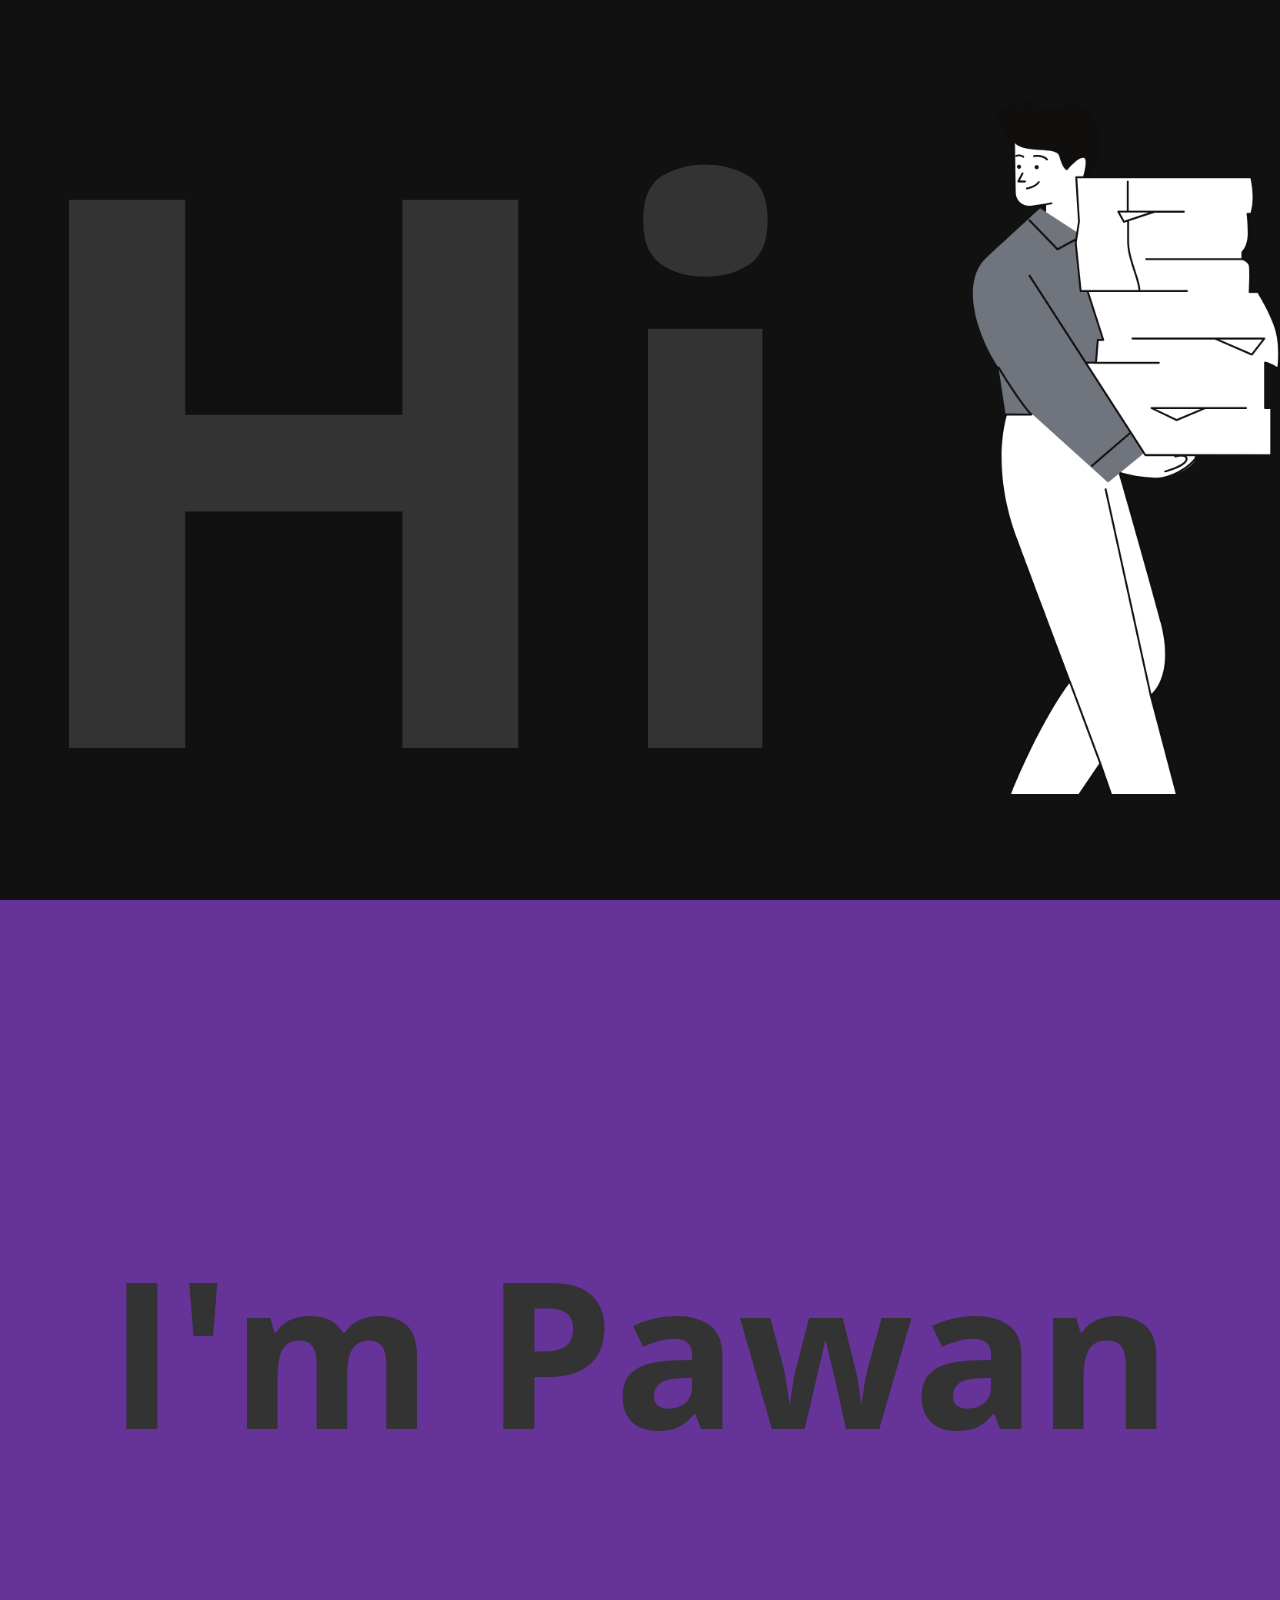
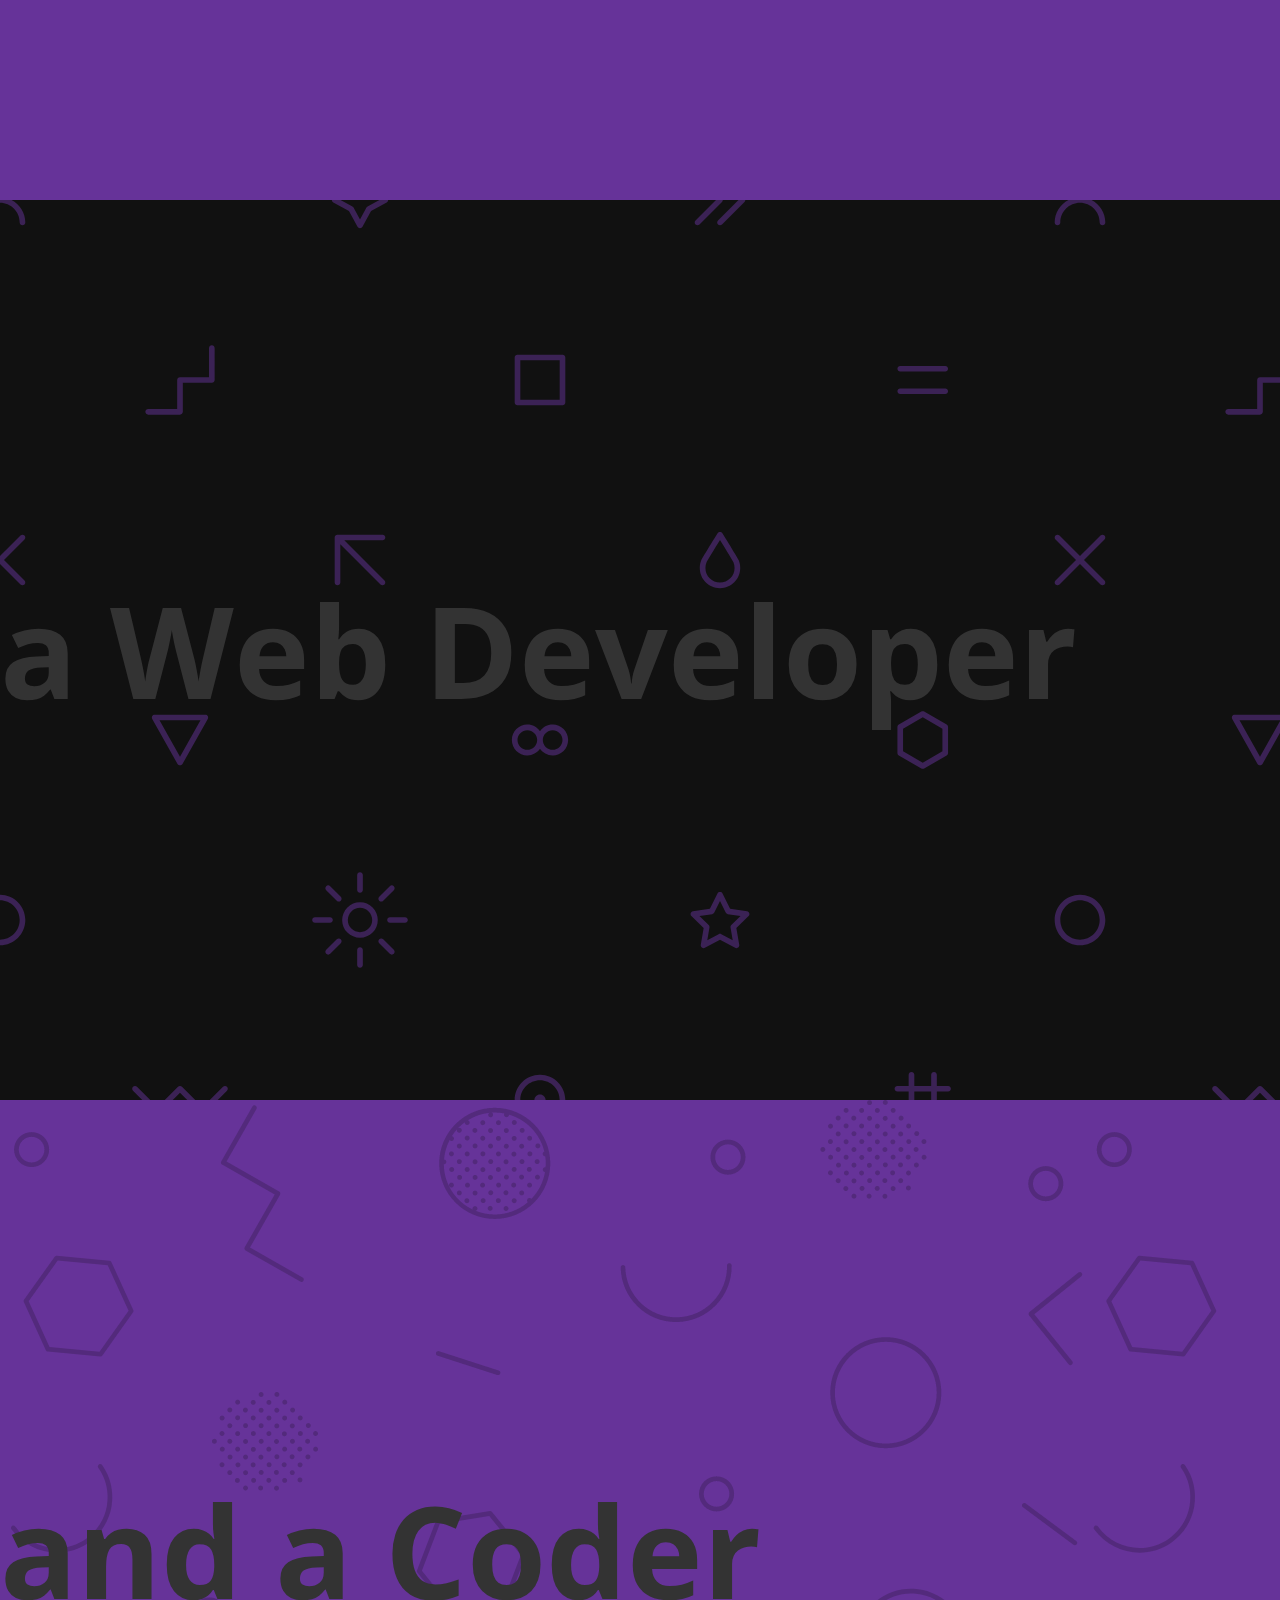
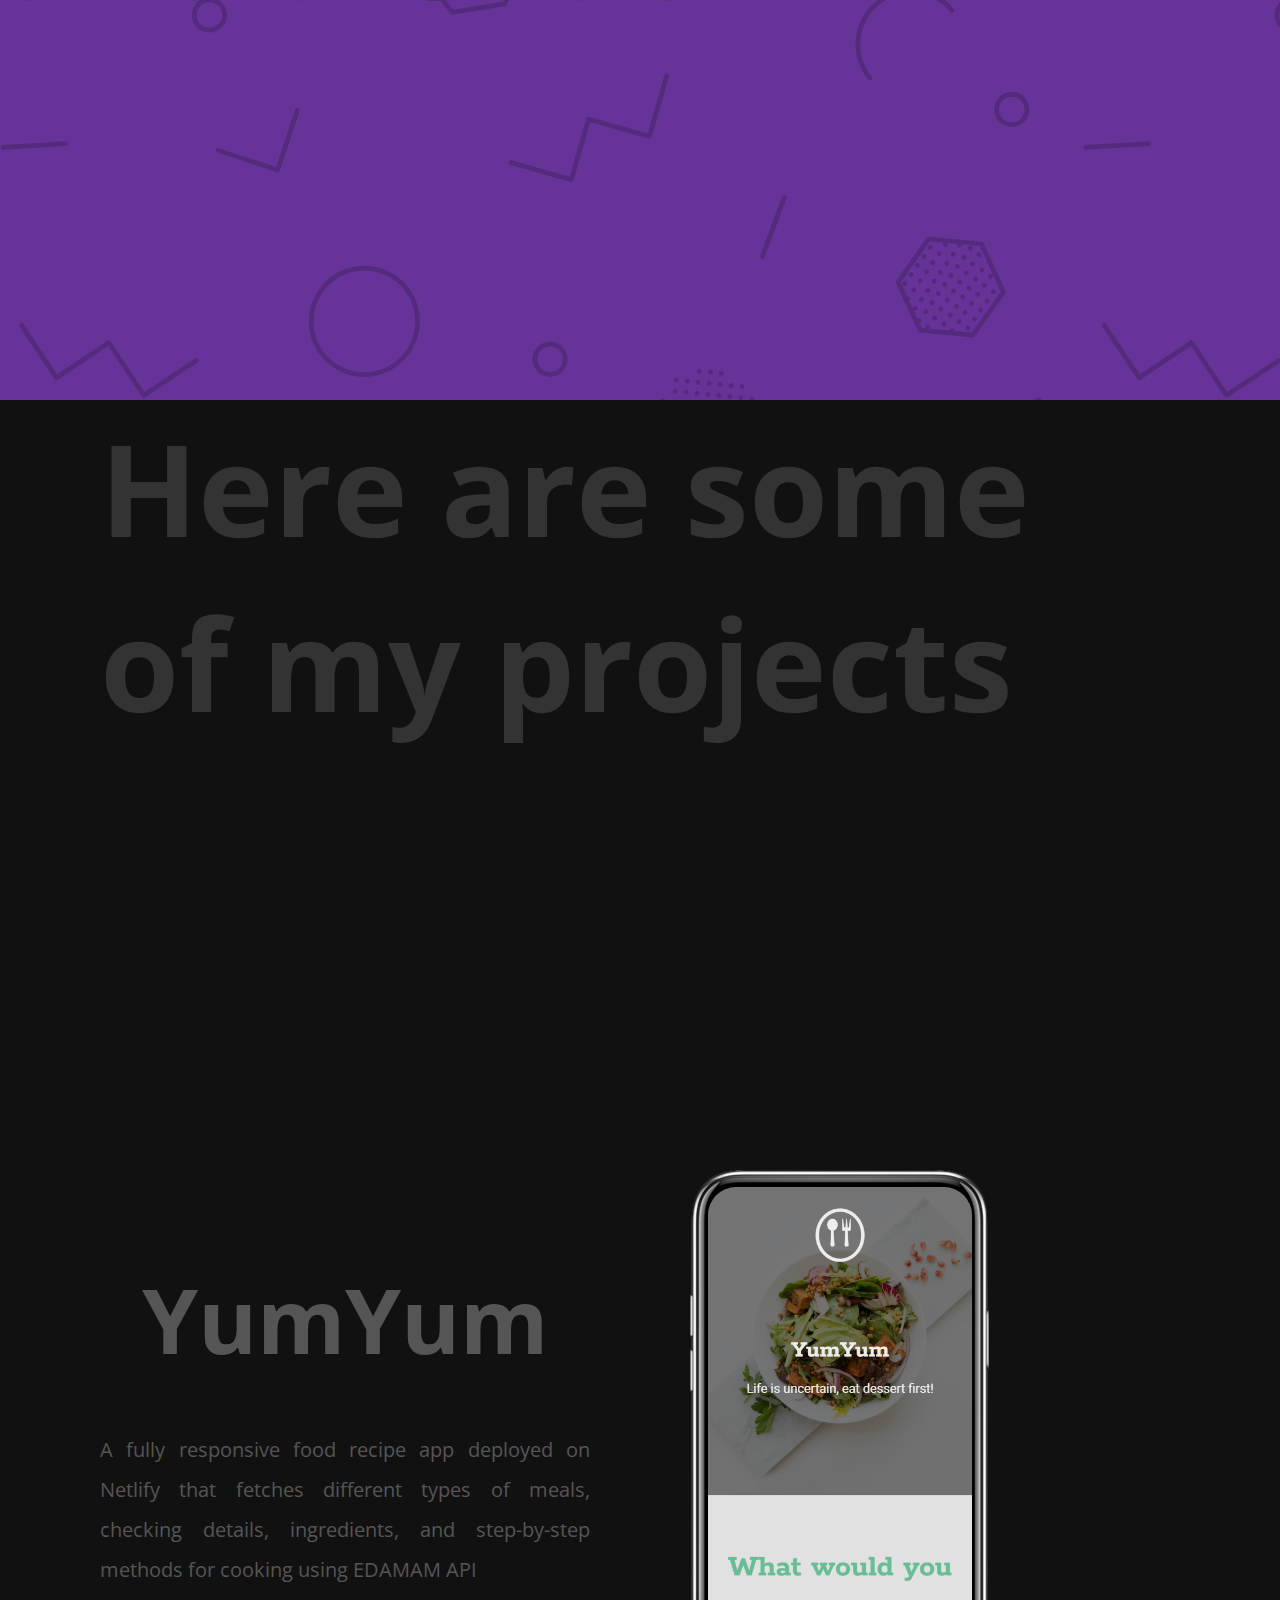
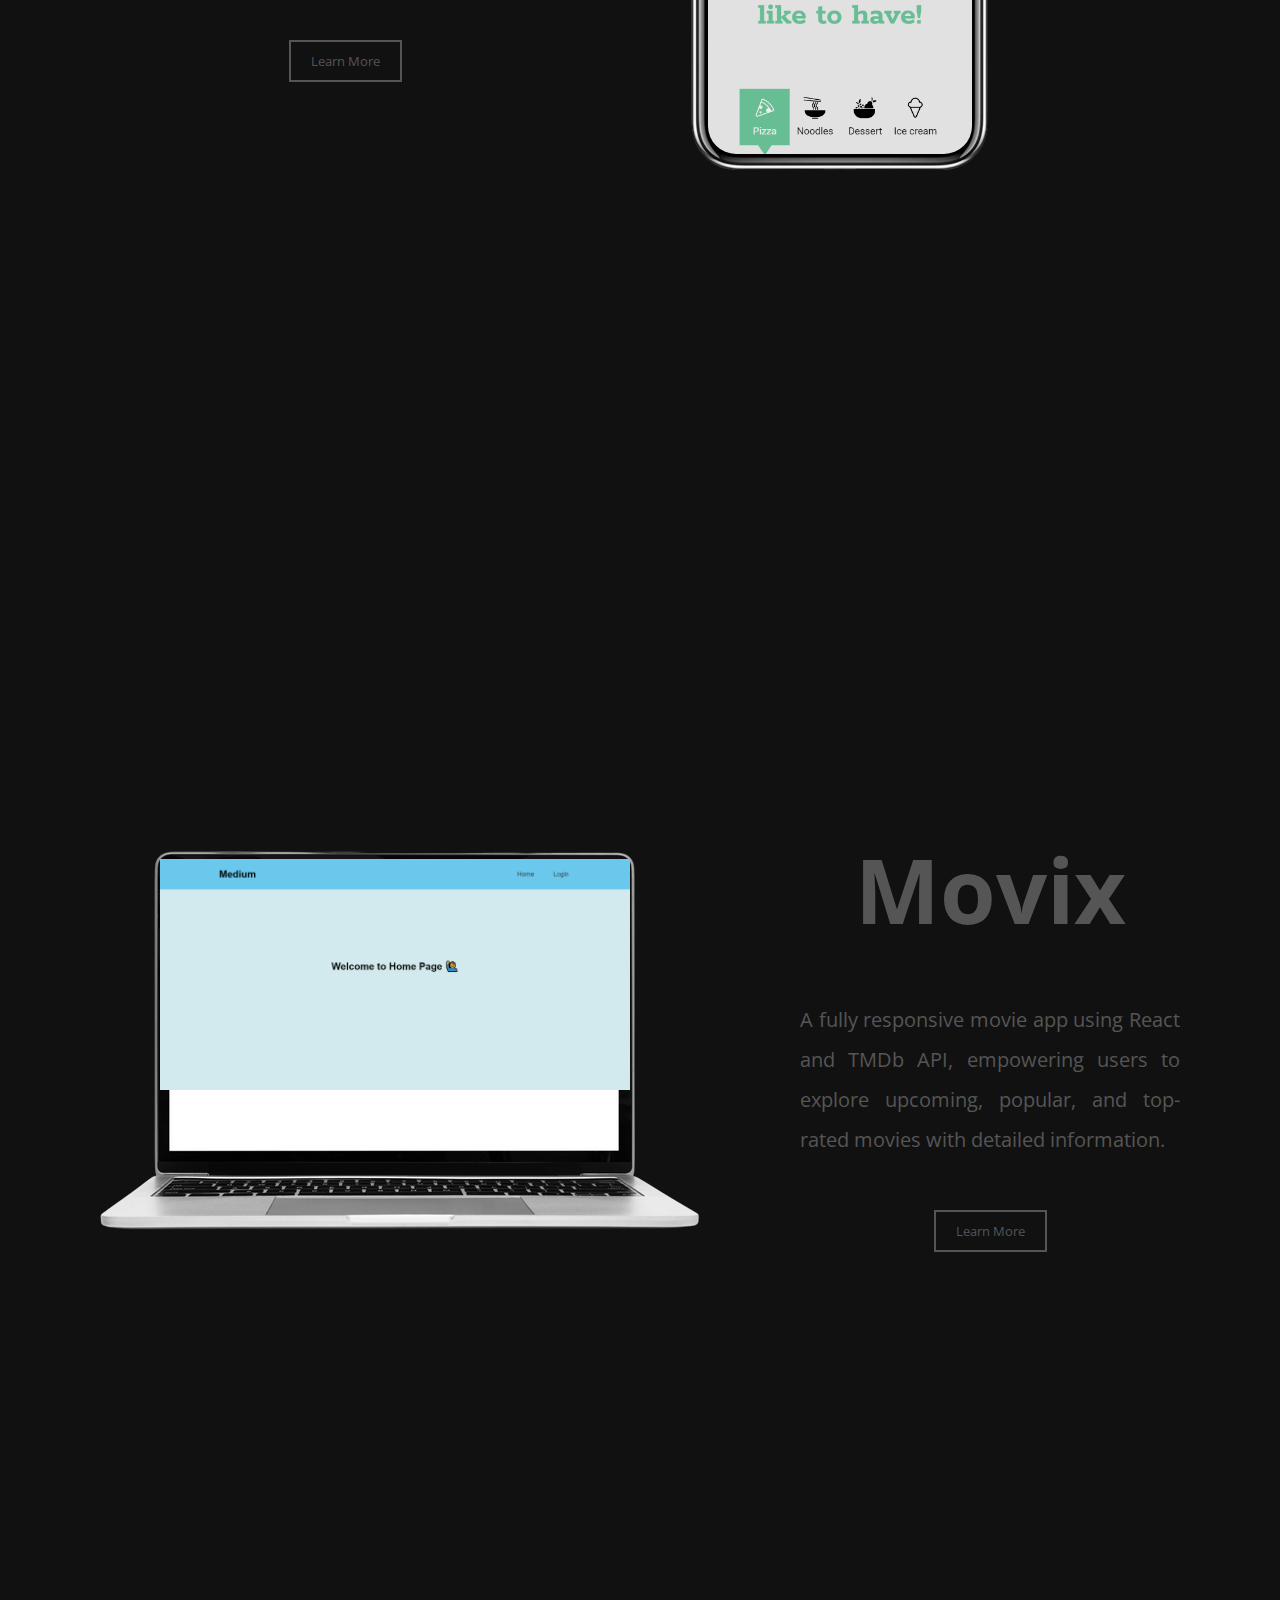
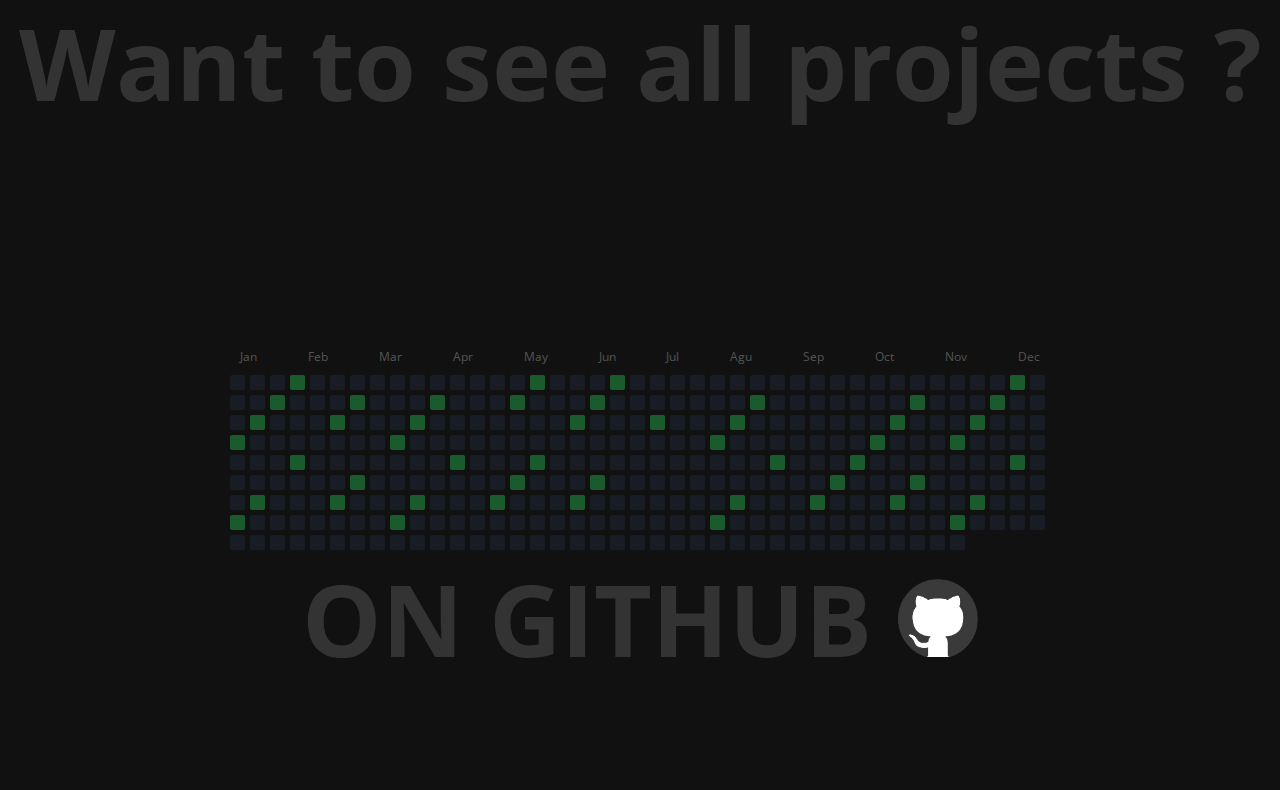
<file: index.html>
<!DOCTYPE html>
<html lang="en">
  <head>
    <meta charset="UTF-8" />
    <meta http-equiv="X-UA-Compatible" content="IE=edge" />
    <meta name="viewport" content="width=device-width, initial-scale=1.0" />
    <title>Pawan Negi</title>
    <link rel="stylesheet" href="./style.css" />
    <link rel="preconnect" href="https://fonts.googleapis.com" />
    <link rel="preconnect" href="https://fonts.gstatic.com" crossorigin />
    <link
      href="https://fonts.googleapis.com/css2?family=Open+Sans:wght@300;400;500;600;700;800&display=swap"
      rel="stylesheet"
    />
  </head>
  <body>
    <div class="container">
      <!-- INTRODUCTION -->
      <div class="intro">
        <div class="salute">
          <div class="saluteTextContainer">
            <h1 class="saluteText">Hi</h1>
          </div>

          <div class="saluteImgContainer">
            <img src="./img/person.png" alt="" class="saluteImg" />
          </div>
        </div>

        <div class="nameContainer">
          <h2 class="name">I'm Pawan</h2>
        </div>

        <div class="jobTitleContainer dark">
          <h2 class="jobTitle">a Web Developer</h2>
        </div>
        <div class="jobTitleContainer purple">
          <h2 class="jobTitle">and a Coder</h2>
        </div>
      </div>

      <!-- PROJECTS -->
      <div class="projects">
        <h1 class="projectsTitle">Here are some of my projects</h1>

        <!-- Porject 1 -->
        <div class="project">
          <div class="phone">
            <img src="./img/phone.png" alt="" />
            <div class="phoneScreen">
              <img src="./img/phoneApp.png" alt="" class="phoneApp" />
            </div>
          </div>
          <div class="projectDetail">
            <h1 class="projectTitle">YumYum</h1>
            <p class="projectDesc">
              A fully responsive food recipe app deployed on Netlify that
              fetches different types of meals, checking details, ingredients,
              and step-by-step methods for cooking using EDAMAM API
            </p>
            <a href="https://stalwart-tiramisu-93129e.netlify.app/"
              ><button class="projectButton">Learn More</button></a
            >
          </div>
        </div>

        <!-- Project 2 -->
        <div class="project">
          <div class="laptop">
            <img src="./img/laptop.png" alt="" />
            <div class="laptopScreen">
              <img src="./img/laptopApp.png" alt="" class="laptopApp" />
            </div>
          </div>
          <div class="projectDetail">
            <h1 class="projectTitle">Movix</h1>
            <p class="projectDesc">
              A fully responsive movie app using React and TMDb API, empowering
              users to explore upcoming, popular, and top-rated movies with
              detailed information.
            </p>
            <a href="https://movix8979.netlify.app/"
              ><button class="projectButton">Learn More</button></a
            >
          </div>
        </div>
      </div>

      <!-- GITHUB -->
      <div class="githubContainer">
        <h1 class="githubTitle">Want to see all projects ?</h1>
        <div class="githubChart">
          <div class="dates">
            <span>Jan</span>
            <span>Feb</span>
            <span>Mar</span>
            <span>Apr</span>
            <span>May</span>
            <span>Jun</span>
            <span>Jul</span>
            <span>Agu</span>
            <span>Sep</span>
            <span>Oct</span>
            <span>Nov</span>
            <span>Dec</span>
          </div>
          <div class="boxContainer"></div>
          <h1 class="githubTitle">
            ON GITHUB
            <a href="https://github.com/pawan8979"
              ><img src="./img/github.png" alt=""
            /></a>
          </h1>
        </div>
        <div class="githubSm">
          <a href="https://github.com/pawan8979">
            <img src="./img/github.png" alt="" />
          </a>
          <h2>Find Me On Github</h2>
        </div>
      </div>
    </div>
    <script src="./app.js"></script>
  </body>
</html>
</file>
<file: style.css>
* {
  padding: 0;
  margin: 0;
  font-family: "Open Sans", sans-serif;
}

.container {
  background-color: #111;
  overflow: hidden;
}

.salute {
  height: 100vh;
  display: flex;
  align-items: center;
  overflow: hidden;
}

.saluteTextContainer {
  flex: 3;
}

.saluteImgContainer {
  flex: 1;
}

.saluteText {
  color: #333;
  font-size: 60vw;
  cursor: default;
}

.saluteImg {
  width: 100%;
}

/* --- NAME CONTAINER-- */

.nameContainer {
  height: 100vh;
  background-color: rebeccapurple;
}

.name {
  font-size: 16vw;
  color: #333;
  cursor: default;
  text-align: center;
  line-height: 100vh;
}

.jobTitleContainer {
  height: 100vh;
}

.dark {
  background: url("./img/bg1.png");
}

.purple {
  background: rebeccapurple url("./img/bg2.png");
}

.jobTitle {
  font-size: 10vw;
  color: #333;
  line-height: 100vh;
  cursor: default;
}

/* --------Projects-------- */

.projects {
  display: flex;
  flex-direction: column;
  gap: 30vh;
  padding: 0px 100px;
}

.projectsTitle {
  font-size: 10vw;
  color: #333;
}

.project {
  display: flex;
  align-items: center;
  gap: 100px;
  height: 100vh;
  overflow: hidden;
}

.project:nth-child(2n) {
  flex-direction: row-reverse;
}

.phone {
  flex: 1;
  width: 300px;
  height: 600px;
  position: relative;
}

.phoneScreen {
  width: 264px;
  height: 567px;
  position: absolute;
  top: 17px;
  left: 18px;
  border-radius: 28px;
  overflow: scroll;
}

.phoneScreen::-webkit-scrollbar {
  display: none;
}

.phoneApp {
  width: 100%;
}

.projectDetail {
  flex: 1;
  display: flex;
  flex-direction: column;
  gap: 50px;
  align-items: center;
}

.projectTitle {
  font-size: 7vw;
  color: #555;
}

.projectDesc {
  font-size: 20px;
  color: #555;
  text-align: justify;
  line-height: 40px;
}

.projectButton {
  padding: 10px 20px;
  background-color: transparent;
  border: 2px solid #555;
  color: #555;
  cursor: pointer;
  position: relative;
  overflow: hidden;
}

.projectButton::after {
  content: "View Demo";
  width: 100%;
  height: 100%;
  position: absolute;
  top: 0;
  left: -100%;
  transition: 1s all;
  display: flex;
  align-items: center;
  justify-content: center;
  background-color: #555;
  color: #222;
}

.projectButton:hover.projectButton::after {
  transform: translateX(100%);
}

/* -------------PROJECT 2-------------- */
.laptop {
  width: 600px;
  height: 379px;
  flex: 1;
  position: relative;
}

.laptopScreen {
  width: 470px;
  height: 310px;
  position: absolute;
  top: 8px;
  left: 60px;
  overflow: scroll;
}

.laptopApp {
  width: 100%;
}

.laptopScreen::-webkit-scrollbar {
  display: none;
}

/*---------- GITHUB------------ */

.githubContainer {
  height: 100vh;
  display: flex;
  flex-direction: column;
  align-items: center;
  justify-content: space-around;
}

.githubTitle {
  font-size: 100px;
  color: #333;
}

.githubTitle a {
  color: #333;
  text-decoration: none;
}

.githubTitle a img {
  width: 80px;
}

.githubChart {
  width: 820px;
  text-align: center;
}

.dates {
  padding: 10px;
  color: #555;
  font-size: 12px;
  display: flex;
  justify-content: space-between;
}

.boxContainer {
  display: flex;
  flex-wrap: wrap;
  gap: 5px;
}

.box {
  width: 15px;
  height: 15px;
  background-color: #171c25;
  border-radius: 2px;
  cursor: pointer;
  transition: 3s all ease;
}

.active:nth-child(4n) {
  background-color: #195b2c;
}

.githubChart:hover .active:nth-child(2n + 1) {
  background-color: #195b2c;
}

.githubChart:hover .active:nth-child(2n) {
  background-color: #063f24;
}

.githubSm {
  display: none;
}

/* responsive */

@media screen and (max-width: 1024px) {
  .projects {
    padding: 0 30px;
    text-align: center;
  }

  /* For laptop */
  .project {
    flex-direction: column;
    height: max-content;
    position: relative;
  }

  .laptopScreen {
    max-width: 500px;
    height: 300px;
    padding-left: 3px;
    top: 5px;
    overflow: scroll;
  }

  /* For phone */
  .project:nth-child(2n) {
    flex-direction: column;
  }

  /* Stopping effect */
  .phone,
  .laptop {
    transform: none !important;
  }

  .githubChart {
    display: none;
  }

  .githubTitle {
    text-align: center;
    font-size: 10vw;
  }

  .githubSm {
    display: flex;
    flex-direction: column;
    align-items: center;
    gap: 20px;
    color: #555;
    font-size: 30px;
    text-align: center;
  }
}

@media screen and (max-width: 492px) {
  .laptop {
    width: 100%;
    max-width: 300px;
    height: auto;
    margin-top: 20px;
    margin-bottom: 20px;
    position: relative;
    overflow: hidden;
  }

  .laptop img {
    width: 100%;
    height: auto;
    display: block;
  }

  .laptopScreen {
    width: 100%;
    max-width: 233px;
    height: 150px; /* Adjust the height as needed */
    top: 80px;
    left: 145px;
    transform: translate(-50%, -50%);
  }
}
</file>
